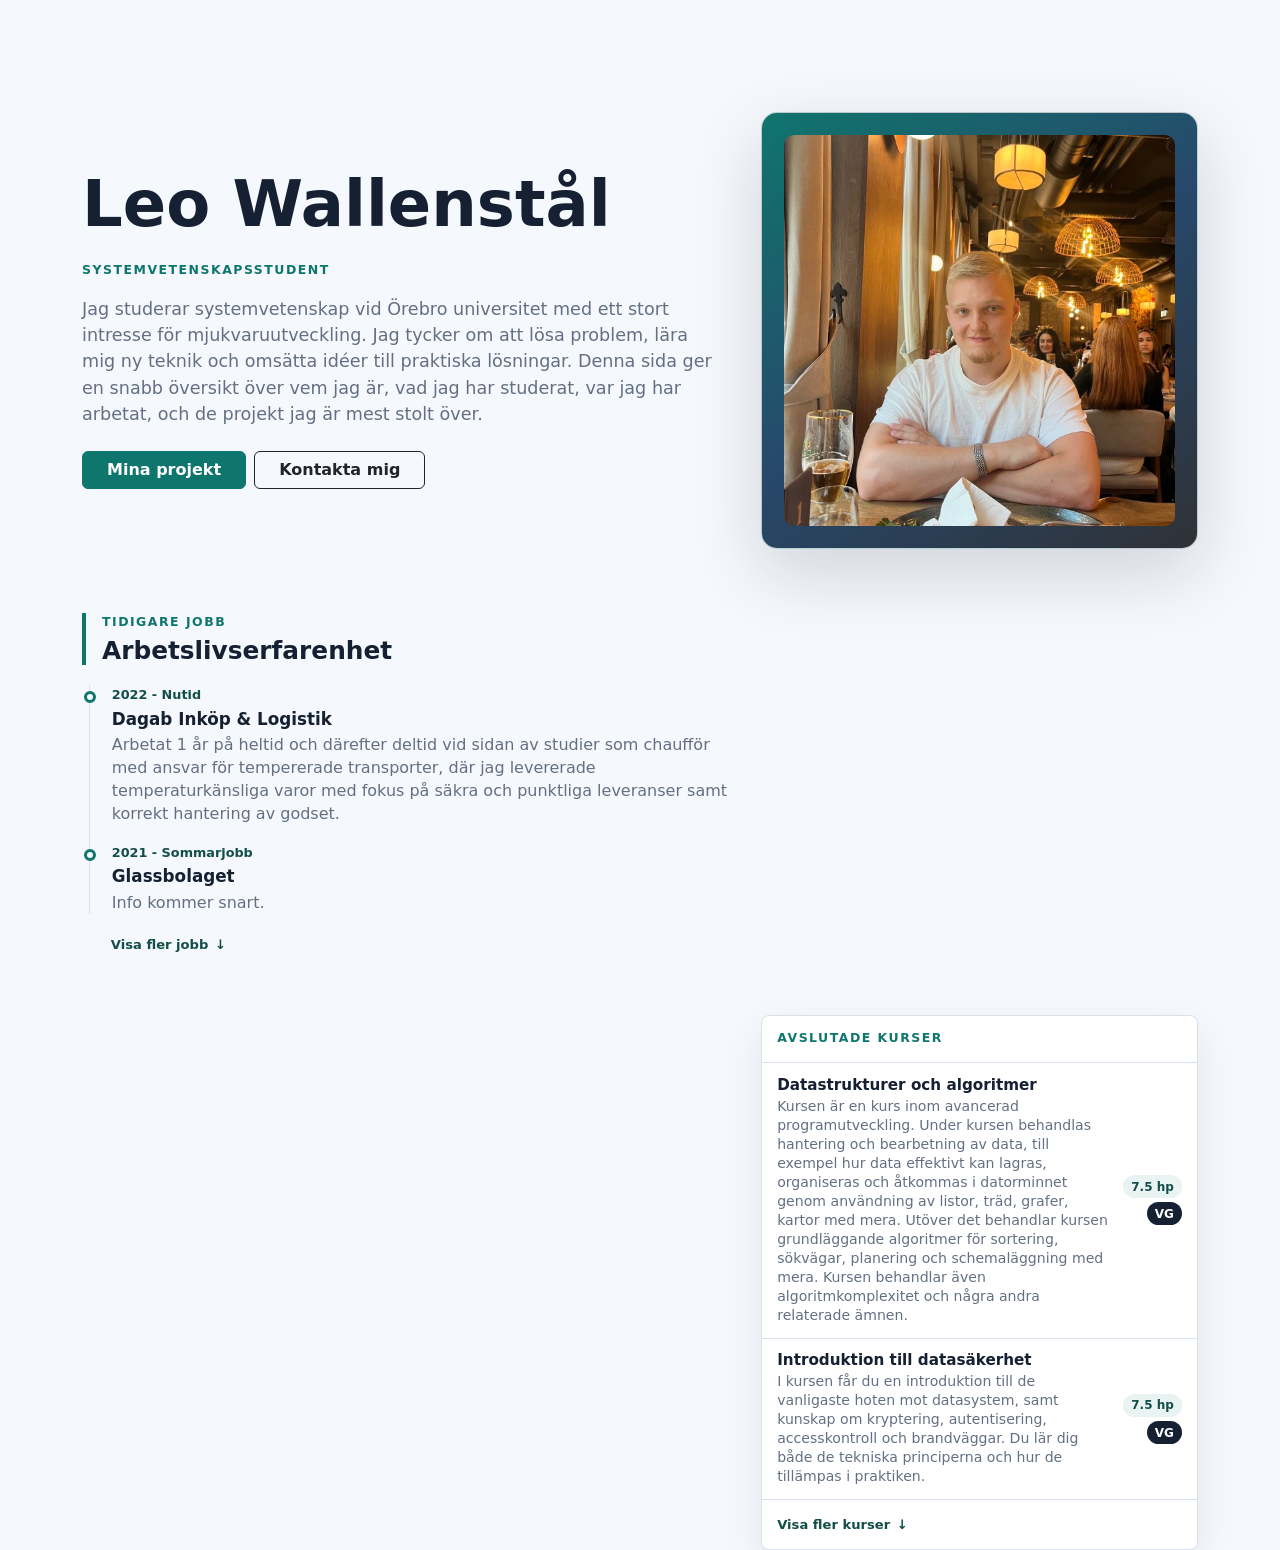
<file: index.html>
<!DOCTYPE html>
<html>

<head>
    <meta charset="UTF-8">
    <meta name="viewport" content="width=device-width, initial-scale=1">
    <title>Hem</title>

    <link rel="icon" type="image/png" href="favicon.png">
    <link rel="stylesheet" href="/assets/bootstrap/css/bootstrap.min.css">
    <link rel="stylesheet" href="/assets/css/styles.css">


</head>

<body>

    <!--#include virtual="/includes/header.html" -->

    <main class="page-content">
        <section class="hero">
            <div class="container">
                <div class="row align-items-center g-5">
                    <div class="col-lg-7 hero-content">
                        <h1 class="hero-title mb-4">Leo Wallenstål</h1>
                        <p class="eyebrow mb-3">Systemvetenskapsstudent</p>
                        <p class="hero-copy mb-4">Jag studerar systemvetenskap vid Örebro universitet med ett stort
                            intresse för mjukvaruutveckling.
                            Jag tycker om att lösa problem, lära mig ny teknik och omsätta idéer till praktiska
                            lösningar.
                            Denna sida ger en snabb översikt över vem jag är, vad jag har studerat,
                            var jag har arbetat, och de projekt jag är mest stolt över.</p>
                        <div class="d-flex flex-wrap gap-2 hero-actions">
                            <a href="projects" class="btn btn-accent px-4">Mina projekt</a>
                            <a href="#contact" class="btn btn-outline-dark fw-bold px-4">Kontakta mig</a>
                        </div>
                    </div>
                    <div class="col-lg-5 hero-visual">
                        <div class="profile-photo" aria-label="Profile photo placeholder">
                            <img src="/assets/images/pfp.jpg" alt="Profile photo of Leo Wallenstål" class="img-fluid">
                        </div>
                    </div>
                </div>
            </div>
        </section>

        <section class="compact-section" id="jobs">
            <div class="container">
                <div class="work-timeline">
                    <div class="work-heading">
                        <p class="eyebrow mb-1">Tidigare jobb</p>
                        <h2>Arbetslivserfarenhet</h2>
                    </div>
                    <div class="work-items">
                        <article class="work-item">
                            <time>2022 - Nutid</time>
                            <div>
                                <h3>Dagab Inköp & Logistik</h3>
                                <p>Arbetat 1 år på heltid och därefter deltid vid sidan av studier som chaufför med
                                    ansvar för tempererade transporter, där jag levererade
                                    temperaturkänsliga varor med fokus på säkra och punktliga leveranser samt
                                    korrekt hantering av godset.
                                </p>
                            </div>
                        </article>
                        <article class="work-item">
                            <time>2021 - Sommarjobb</time>
                            <div>
                                <h3>Glassbolaget</h3>
                                <p>Info kommer snart.
                                </p>
                            </div>
                        </article>
                        <div class="collapse work-more" id="moreExperience">
                            <article class="work-item">
                                <time>2020 - Sommarjobb</time>
                                <div>
                                    <h3>Stigmansgården</h3>
                                    <p>Info kommer snart.
                                    </p>
                                </div>
                            </article>
                            <article class="work-item">
                                <time>2019 - Sommarjobb</time>
                                <div>
                                    <h3>Äldreomsorgen</h3>
                                    <p>Info kommer snart.
                                    </p>
                                </div>
                            </article>
                            <article class="work-item">
                                <time>2018 - Sommarjobb</time>
                                <div>
                                    <h3>Sannabadet</h3>
                                    <p>Info kommer snart.
                                    </p>
                                </div>
                            </article>
                        </div>
                    </div>
                    <button class="section-toggle work-toggle" type="button" data-bs-toggle="collapse"
                        data-bs-target="#moreExperience" aria-expanded="false" aria-controls="moreExperience">
                        <span class="when-collapsed">Visa fler jobb</span>
                        <span class="when-expanded">Visa färre jobb</span>
                        <span class="toggle-icon" aria-hidden="true">&#8595;</span>
                    </button>
                </div>
            </div>
        </section>

        <section class="courses-section">
            <div class="container">
                <div class="row justify-content-end g-5">
                    <div class="col-lg-5">
                        <div class="course-unit" id="courses">
                            <div class="course-unit-header">
                                <p class="eyebrow mb-1">Avslutade kurser</p>
                                <h2 class="visually-hidden">Kurser</h2>
                            </div>

                            <div class="course-list">
                                <article class="course-row">
                                    <div>
                                        <h3>Datastrukturer och algoritmer</h3>
                                        <p>Kursen är en kurs inom avancerad programutveckling. Under kursen behandlas
                                            hantering och bearbetning av data, till exempel hur data effektivt kan
                                            lagras, organiseras och åtkommas i datorminnet genom användning av listor,
                                            träd, grafer, kartor med mera. Utöver det behandlar kursen grundläggande
                                            algoritmer för sortering, sökvägar, planering och schemaläggning med mera.
                                            Kursen behandlar även algoritmkomplexitet och några andra relaterade ämnen.
                                        </p>
                                    </div>
                                    <div class="course-meta">
                                        <span>7.5 hp</span>
                                        <strong>VG</strong>
                                    </div>
                                </article>

                                <article class="course-row">
                                    <div>
                                        <h3>Introduktion till datasäkerhet</h3>
                                        <p>I kursen får du en introduktion till de vanligaste hoten mot datasystem, samt
                                            kunskap om kryptering, autentisering, accesskontroll och brandväggar. Du lär
                                            dig både de tekniska principerna och hur de tillämpas i praktiken.</p>
                                    </div>
                                    <div class="course-meta">
                                        <span>7.5 hp</span>
                                        <strong>VG</strong>
                                    </div>
                                </article>

                                <div class="collapse course-more" id="moreCourses">
                                    <article class="course-row">
                                        <div>
                                            <h3>Fler kurser kommer</h3>
                                            <p>info</p>
                                        </div>
                                        <div class="course-meta">
                                            <span>0 hp</span>
                                            <strong>-</strong>
                                        </div>
                                    </article>
                                    <article class="course-row">
                                        <div>
                                            <h3>Fler kurser kommer</h3>
                                            <p>Info</p>
                                        </div>
                                        <div class="course-meta">
                                            <span>0 hp</span>
                                            <strong>-</strong>
                                        </div>
                                    </article>
                                </div>
                            </div>

                            <div class="course-actions">
                                <button class="section-toggle" type="button" data-bs-toggle="collapse"
                                    data-bs-target="#moreCourses" aria-expanded="false" aria-controls="moreCourses">
                                    <span class="when-collapsed">Visa fler kurser</span>
                                    <span class="when-expanded">Visa färre kurser</span>
                                    <span class="toggle-icon" aria-hidden="true">&#8595;</span>
                                </button>
                            </div>
                        </div>
                    </div>
                </div>
            </div>
        </section>


    </main>

    <!--#include virtual="/includes/footer.html" -->

    <script src="/assets/bootstrap/js/bootstrap.bundle.min.js"></script>
</body>

</html>
</file>
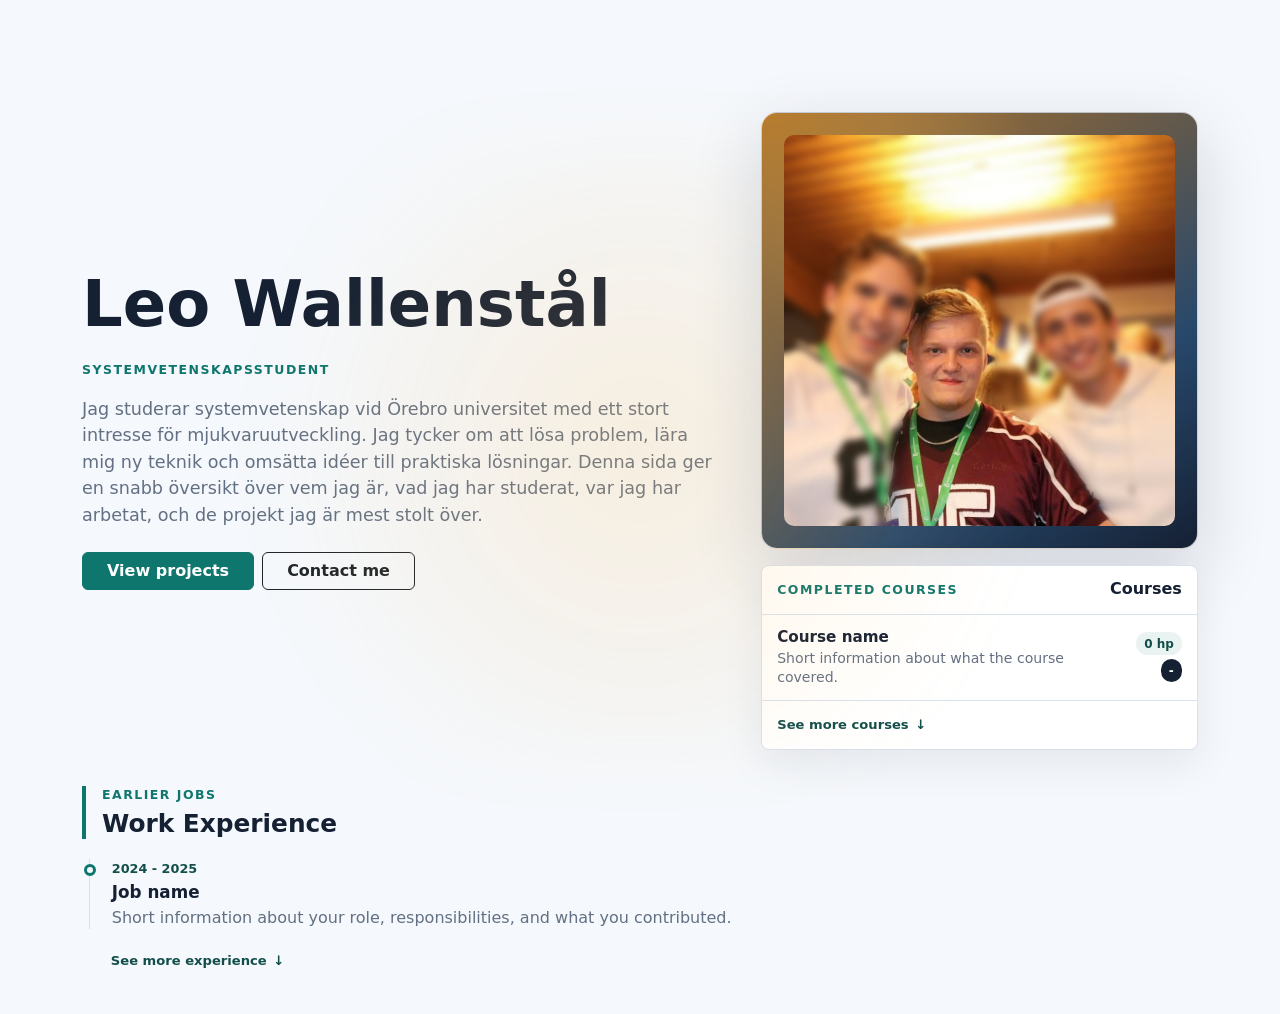
<file: index-copy.html>
<!DOCTYPE html>
<html>

<head>
    <meta charset="UTF-8">
    <meta name="viewport" content="width=device-width, initial-scale=1">
    <link rel="stylesheet" href="/assets/bootstrap/css/bootstrap.min.css">
    <link rel="stylesheet" href="/assets/css/styles-copy.css">
    <title>Hem</title>

</head>

<body>

    <!--#include virtual="/includes/header.html" -->

    <main class="page-content">
        <section class="hero">
            <div class="container">
                <div class="row align-items-center g-5">
                    <div class="col-lg-7">
                        <h1 class="hero-title mb-4">Leo Wallenstål</h1>
                        <p class="eyebrow mb-3">Systemvetenskapsstudent</p>
                        <p class="hero-copy mb-4">Jag studerar systemvetenskap vid Örebro universitet med ett stort
                            intresse för mjukvaruutveckling.
                            Jag tycker om att lösa problem, lära mig ny teknik och omsätta idéer till praktiska
                            lösningar.
                            Denna sida ger en snabb översikt över vem jag är, vad jag har studerat,
                            var jag har arbetat, och de projekt jag är mest stolt över.</p>
                        <div class="d-flex flex-wrap gap-2">
                            <a href="#projects" class="btn btn-accent px-4">View projects</a>
                            <a href="#contact" class="btn btn-outline-dark fw-bold px-4">Contact me</a>
                        </div>
                    </div>
                    <div class="col-lg-5">
                        <div class="profile-photo" aria-label="Profile photo placeholder">
                            <img src="/assets/images/profile-pic.png" alt="Profile photo of Leo Wallenstål"
                                class="img-fluid">
                        </div>
                        <div class="course-unit" id="courses">
                            <div class="course-unit-header">
                                <p class="eyebrow mb-1">Completed courses</p>
                                <h2>Courses</h2>
                            </div>
                            <div class="course-list">
                                <article class="course-row">
                                    <div>
                                        <h3>Course name</h3>
                                        <p>Short information about what the course covered.</p>
                                    </div>
                                    <div class="course-meta">
                                        <span>0 hp</span>
                                        <strong>-</strong>
                                    </div>
                                </article>
                                <div class="collapse course-more" id="moreCourses">
                                    <article class="course-row">
                                        <div>
                                            <h3>Course name</h3>
                                            <p>Short information about what the course covered.</p>
                                        </div>
                                        <div class="course-meta">
                                            <span>0 hp</span>
                                            <strong>-</strong>
                                        </div>
                                    </article>
                                </div>
                            </div>
                            <div class="course-actions">
                                <button class="section-toggle" type="button" data-bs-toggle="collapse"
                                    data-bs-target="#moreCourses" aria-expanded="false" aria-controls="moreCourses">
                                    <span class="when-collapsed">See more courses</span>
                                    <span class="when-expanded">Show fewer courses</span>
                                    <span class="toggle-icon" aria-hidden="true">&#8595;</span>
                                </button>
                            </div>
                        </div>
                    </div>
                </div>
            </div>
        </section>

        <section class="compact-section" id="jobs">
            <div class="container">
                <div class="work-timeline">
                    <div class="work-heading">
                        <p class="eyebrow mb-1">Earlier jobs</p>
                        <h2>Work Experience</h2>
                    </div>
                    <div class="work-items">
                        <article class="work-item">
                            <time>2024 - 2025</time>
                            <div>
                                <h3>Job name</h3>
                                <p>Short information about your role, responsibilities, and what you contributed.</p>
                            </div>
                        </article>
                        <div class="collapse work-more" id="moreExperience">
                            <article class="work-item">
                                <time>2023 - 2024</time>
                                <div>
                                    <h3>Job name</h3>
                                    <p>Short information about your role, responsibilities, and what you contributed.
                                    </p>
                                </div>
                            </article>
                        </div>
                    </div>
                    <button class="section-toggle work-toggle" type="button" data-bs-toggle="collapse"
                        data-bs-target="#moreExperience" aria-expanded="false" aria-controls="moreExperience">
                        <span class="when-collapsed">See more experience</span>
                        <span class="when-expanded">Show less experience</span>
                        <span class="toggle-icon" aria-hidden="true">&#8595;</span>
                    </button>
                </div>
            </div>
        </section>
    </main>

    <!--#include virtual="/includes/footer.html" -->

    <script src="/assets/bootstrap/js/bootstrap.bundle.min.js"></script>
</body>

</html>
</file>
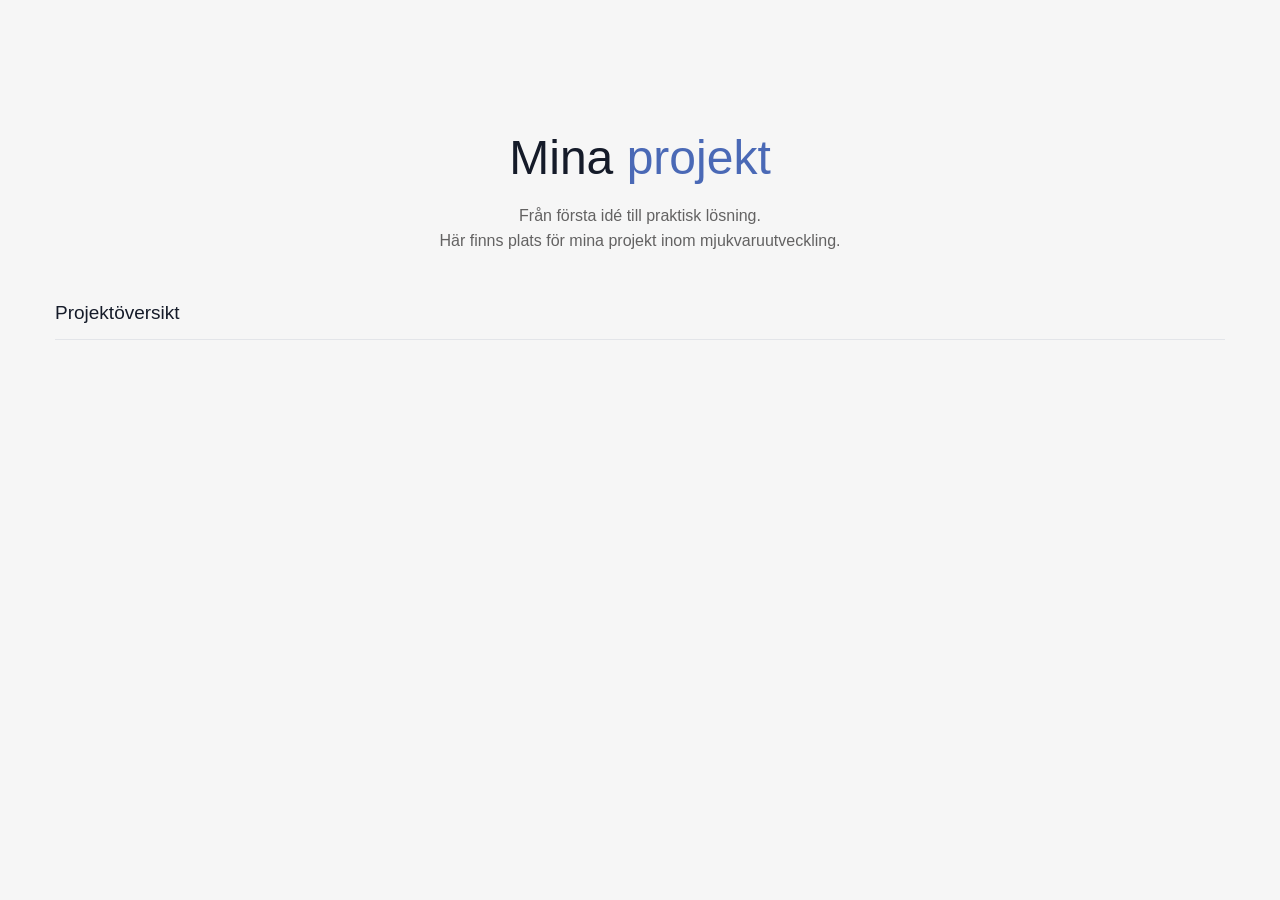
<file: projects.html>
<!DOCTYPE html>
<html lang="sv">

<head>
    <meta charset="UTF-8">
    <meta name="viewport" content="width=device-width, initial-scale=1">
    <meta name="description" content="Projekt och mjukvaruutveckling av Leo Wallenstål.">
    <title>Projekt | Leo Wallenstål</title>
    <link rel="icon" type="image/png" href="favicon.png">
    <link rel="stylesheet" href="/assets/bootstrap/css/bootstrap.min.css">
    <link rel="stylesheet" href="/assets/css/styles.css">
    <link rel="stylesheet" href="projects.css">
</head>

<body>
    <!--#include virtual="/includes/header.html" -->

    <main id="projects" class="container">
        <section class="intro" aria-labelledby="page-title">
            <h1 id="page-title">Mina <span>projekt</span></h1>
            <p>Från första idé till praktisk lösning.<br>Här finns plats för mina projekt inom mjukvaruutveckling.</p>
        </section>

        <section class="project-section" aria-labelledby="grid-title">
            <div class="section-heading">
                <h2 id="grid-title">Projektöversikt</h2>
            </div>
            <!-- Replace the placeholder titles and descriptions with your projects. -->
            <div class="project-grid">
                <!--#include virtual="/includes/projects/nordlauncher.html" -->
                <!--#include virtual="/includes/projects/portfolio-project.html" -->
                <!--#include virtual="/includes/projects/hattmakarna.html" -->
                <!--#include virtual="/includes/projects/ngo.html" -->
                <!--#include virtual="/includes/projects/poddmakarna.html" -->
                <!--#include virtual="/includes/projects/xss.html" -->
            </div>
        </section>
    </main>

    <!--#include virtual="/includes/footer.html" -->

    <script src="/assets/bootstrap/js/bootstrap.bundle.min.js"></script>
</body>

</html>
</file>
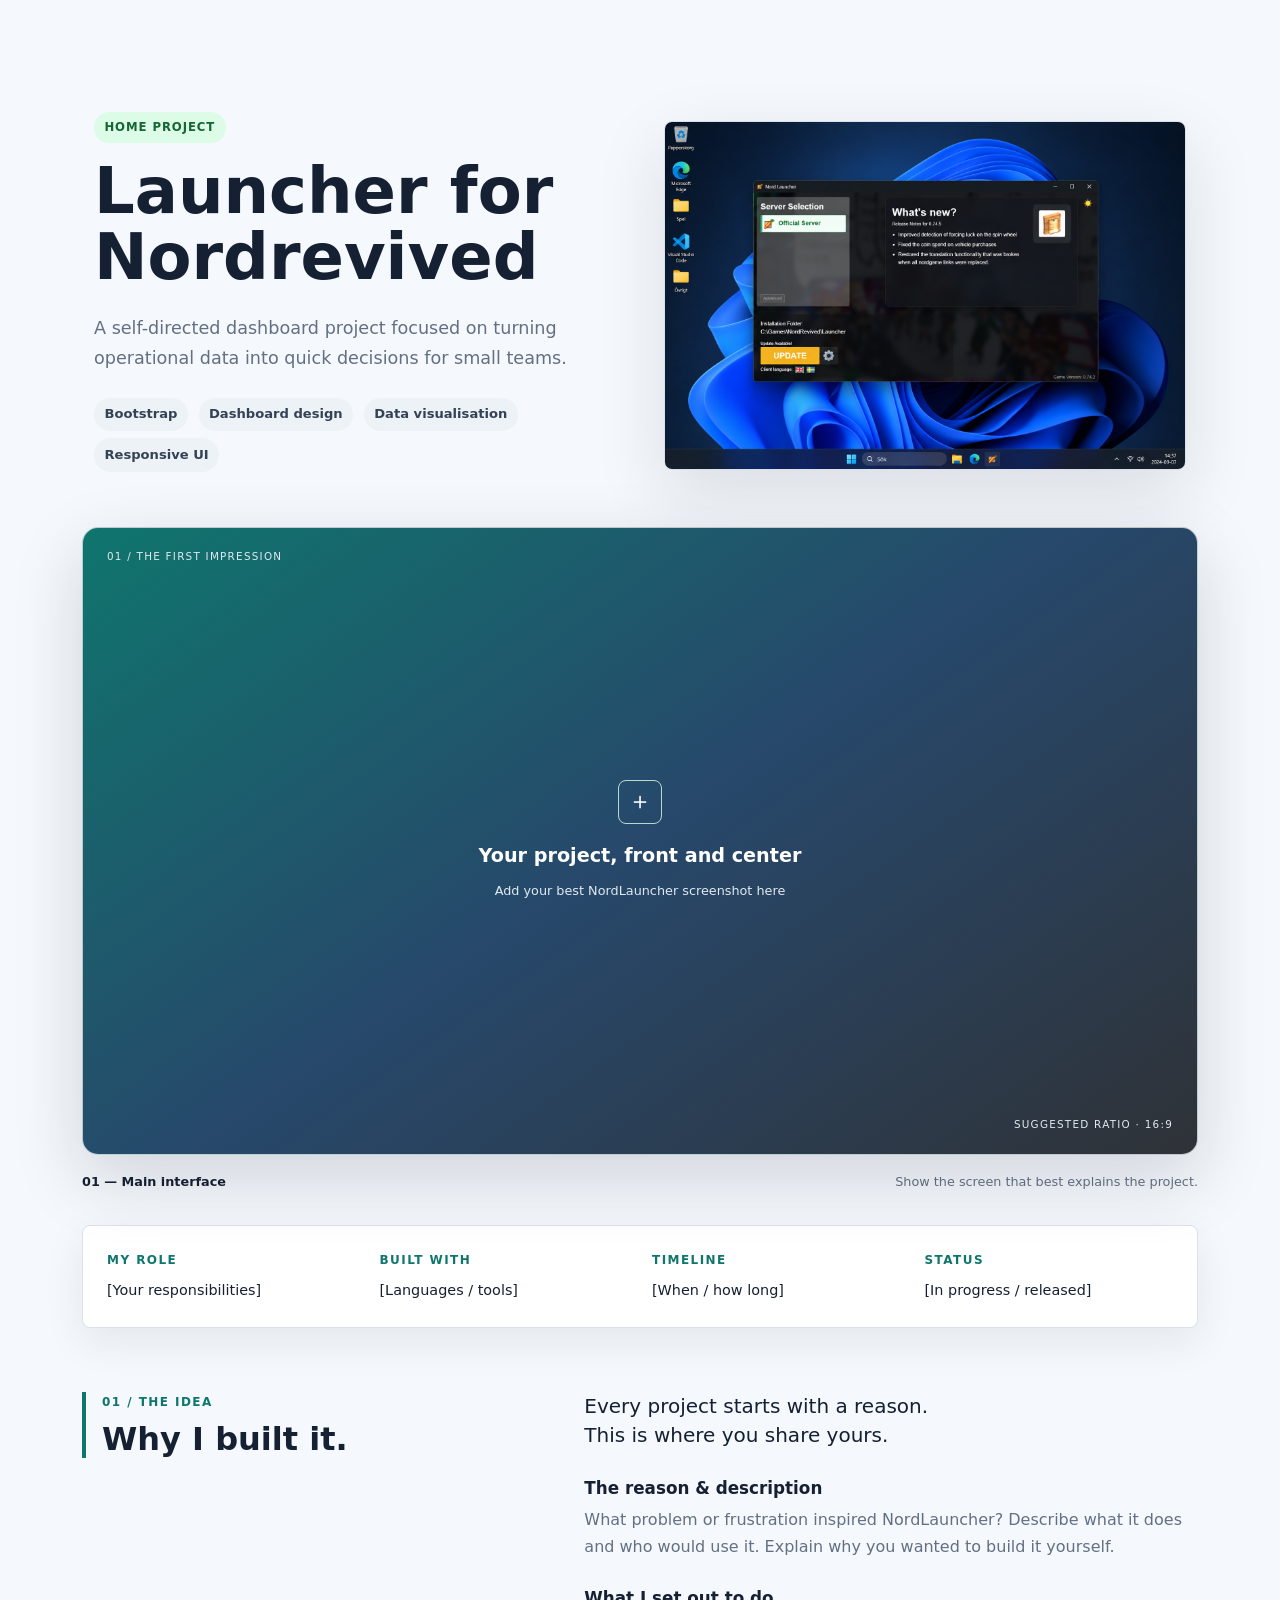
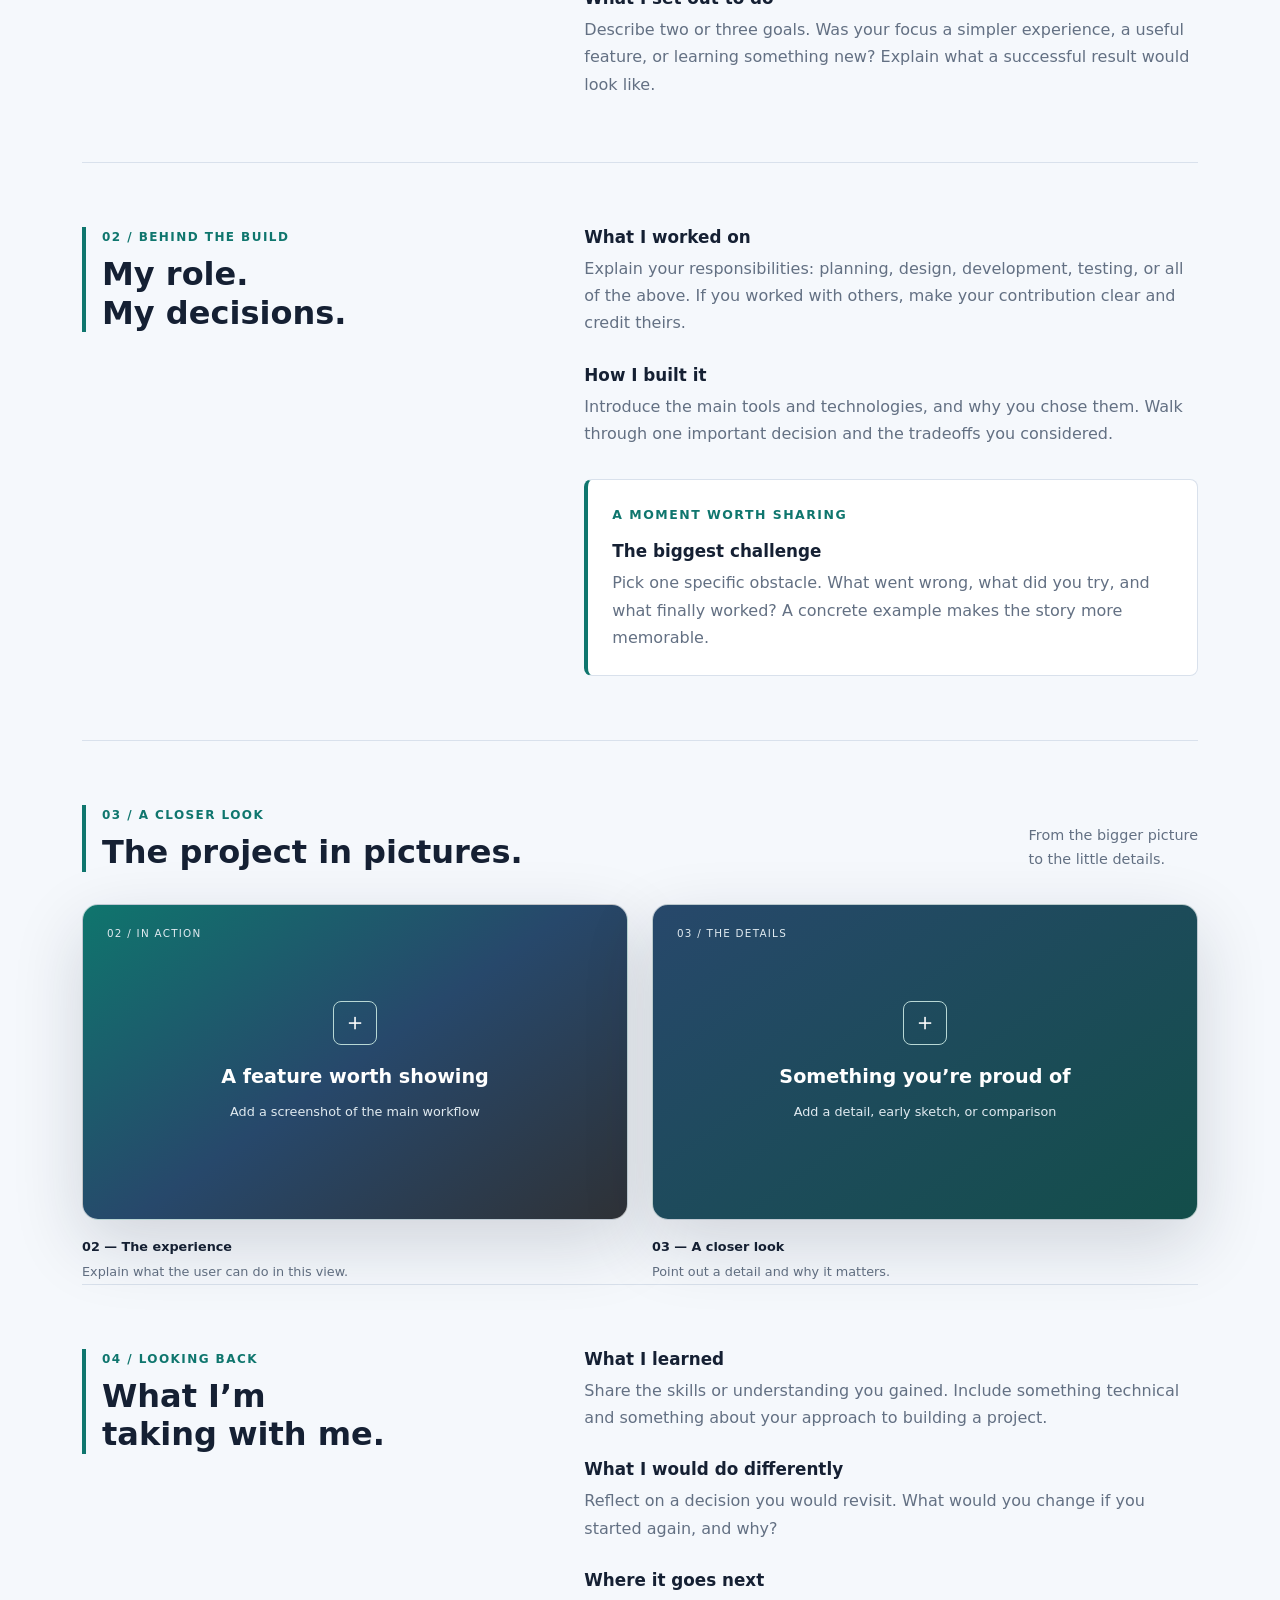
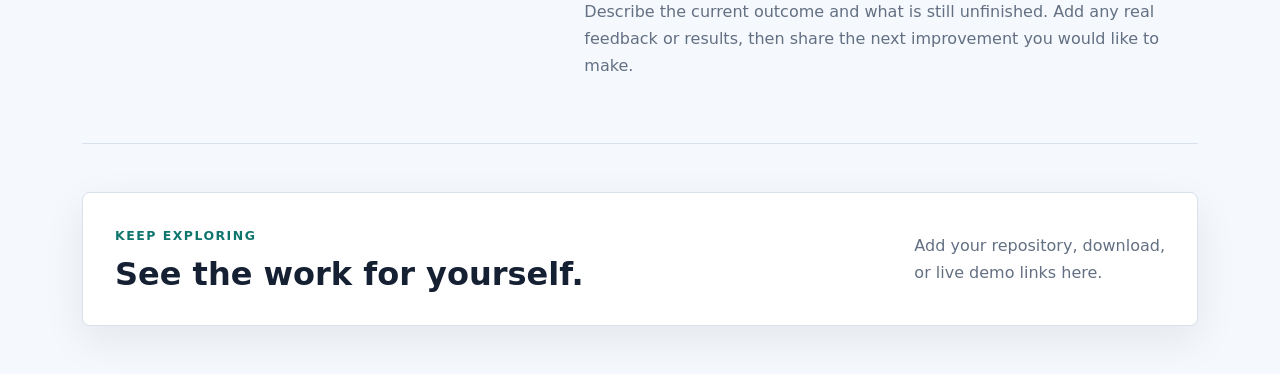
<file: projects/nordlauncher.html>
<!DOCTYPE html>
<html lang="en">

<head>
  <meta charset="UTF-8">
  <meta name="viewport" content="width=device-width, initial-scale=1.0">
  <meta name="description"
    content="NordLauncher: the idea, the build, and lessons learned. A personal project showcase.">
  <title>NordLauncher — Project showcase</title>
  <link rel="icon" type="image/png" href="/favicon.png">
  <link rel="stylesheet" href="/assets/bootstrap/css/bootstrap.min.css">
  <link rel="stylesheet" href="/assets/css/styles.css">
  <link rel="stylesheet" href="/projects/projects.css">
</head>

<body>
  <!--#include virtual="/includes/header.html" -->
  <main id="main" class="page-content">
    <div class="container project-showcase">
      <section class="project-hero" aria-labelledby="title">
        <div class="container">
          <div class="row g-5 align-items-center">
            <div class="col-lg-6">
              <span class="origin-badge origin-home mb-3 d-inline-block">Home project</span>
              <h1 class="hero-title mb-4">Launcher for Nordrevived</h1>
              <p class="hero-copy">A self-directed dashboard project focused on turning operational data into quick
                decisions for small teams.</p>
              <div class="mt-4">
                <span class="tech">Bootstrap</span>
                <span class="tech">Dashboard design</span>
                <span class="tech">Data visualisation</span>
                <span class="tech">Responsive UI</span>
              </div>
            </div>
            <div class="col-lg-6">
              <img class="detail-image" src="/assets/images/projects/nordlauncher/nordlauncher-display.png"
                alt="NordLauncher interface preview">
            </div>
          </div>
      </section>
      <!-- Replace each .image-placeholder div with an img element pointing to your screenshot. Include descriptive alt text. -->
      <figure class="featured-image">
        <div class="image-placeholder main-image"><span class="image-tag">01 / The first impression</span>
          <div class="placeholder-center"><span class="plus" aria-hidden="true">＋</span><span>Your project, front and
              center</span><small>Add your best NordLauncher screenshot here</small></div><span
            class="image-size">Suggested ratio · 16:9</span>
        </div>
        <figcaption><span>01 — Main interface</span><span>Show the screen that best explains the project.</span>
        </figcaption>
      </figure>
      <aside class="project-facts" aria-label="Project details">
        <div><span>My role</span>
          <p>[Your responsibilities]</p>
        </div>
        <div><span>Built with</span>
          <p>[Languages / tools]</p>
        </div>
        <div><span>Timeline</span>
          <p>[When / how long]</p>
        </div>
        <div><span>Status</span>
          <p>[In progress / released]</p>
        </div>
      </aside>
      <section id="overview" class="story-section" aria-labelledby="overview-title">
        <div class="section-label"><span>01 / The idea</span>
          <h2 id="overview-title">Why I built it.</h2>
        </div>
        <div class="section-content">
          <p class="section-intro">Every project starts with a reason.<br>This is where you share yours.</p>
          <div class="text-block">
            <h3>The reason &amp; description</h3>
            <p class="prompt">What problem or frustration inspired NordLauncher? Describe what it does and who would use
              it. Explain why you wanted to build it yourself.</p>
          </div>
          <div class="text-block">
            <h3>What I set out to do</h3>
            <p class="prompt">Describe two or three goals. Was your focus a simpler experience, a useful feature, or
              learning something new? Explain what a successful result would look like.</p>
          </div>
        </div>
      </section>
      <section class="story-section" aria-labelledby="role-title">
        <div class="section-label"><span>02 / Behind the build</span>
          <h2 id="role-title">My role.<br>My decisions.</h2>
        </div>
        <div class="section-content">
          <div class="text-block">
            <h3>What I worked on</h3>
            <p class="prompt">Explain your responsibilities: planning, design, development, testing, or all of the
              above. If you worked with others, make your contribution clear and credit theirs.</p>
          </div>
          <div class="text-block">
            <h3>How I built it</h3>
            <p class="prompt">Introduce the main tools and technologies, and why you chose them. Walk through one
              important decision and the tradeoffs you considered.</p>
          </div>
          <div class="challenge-card">
            <p class="eyebrow">A moment worth sharing</p>
            <h3>The biggest challenge</h3>
            <p class="prompt">Pick one specific obstacle. What went wrong, what did you try, and what finally worked? A
              concrete example makes the story more memorable.</p>
          </div>
        </div>
      </section>
      <section id="gallery" class="gallery-section" aria-labelledby="gallery-title">
        <div class="gallery-heading">
          <div class="section-label"><span>03 / A closer look</span>
            <h2 id="gallery-title">The project in pictures.</h2>
          </div>
          <p>From the bigger picture<br>to the little details.</p>
        </div>
        <div class="gallery-grid">
          <figure>
            <div class="image-placeholder detail-image"><span class="image-tag">02 / In action</span>
              <div class="placeholder-center"><span class="plus" aria-hidden="true">＋</span><span>A feature worth
                  showing</span><small>Add a screenshot of the main workflow</small></div>
            </div>
            <figcaption><span>02 — The experience</span><span>Explain what the user can do in this view.</span>
            </figcaption>
          </figure>
          <figure>
            <div class="image-placeholder detail-image alternate"><span class="image-tag">03 / The details</span>
              <div class="placeholder-center"><span class="plus" aria-hidden="true">＋</span><span>Something you’re proud
                  of</span><small>Add a detail, early sketch, or comparison</small></div>
            </div>
            <figcaption><span>03 — A closer look</span><span>Point out a detail and why it matters.</span></figcaption>
          </figure>
        </div>
      </section>
      <section id="takeaways" class="story-section" aria-labelledby="takeaways-title">
        <div class="section-label"><span>04 / Looking back</span>
          <h2 id="takeaways-title">What I’m<br>taking with me.</h2>
        </div>
        <div class="section-content">
          <div class="text-block">
            <h3>What I learned</h3>
            <p class="prompt">Share the skills or understanding you gained. Include something technical and something
              about your approach to building a project.</p>
          </div>
          <div class="text-block">
            <h3>What I would do differently</h3>
            <p class="prompt">Reflect on a decision you would revisit. What would you change if you started again, and
              why?</p>
          </div>
          <div class="text-block">
            <h3>Where it goes next</h3>
            <p class="prompt">Describe the current outcome and what is still unfinished. Add any real feedback or
              results, then share the next improvement you would like to make.</p>
          </div>
        </div>
      </section>
      <!-- Replace the following prompt with real repository, download, or demo links when available. -->
      <section class="project-links" aria-labelledby="links-title">
        <div>
          <p class="eyebrow">Keep exploring</p>
          <h2 id="links-title">See the work for yourself.</h2>
        </div>
        <p class="prompt">Add your repository, download,<br>or live demo links here.</p>
      </section>
    </div>
  </main>
  <!--#include virtual="/includes/footer.html" -->
  <script src="/assets/bootstrap/js/bootstrap.bundle.min.js"></script>
  <script>
    // The shared header uses a relative projects URL; resolve it from the site root here.
    document.querySelectorAll('.site-nav a[href="projects"]').forEach(function (link) {
      link.setAttribute('href', '/projects');
    });
  </script>
</body>

</html>
</file>
<file: assets/css/styles.css>
:root {
    --ink: #152033;
    --muted: #637083;
    --line: #d9e1ec;
    --surface: #ffffff;
    --soft: #f5f8fc;
    --accent: #0f766e;
    --accent-dark: #134e4a;
}

html,
body {
    min-height: 100%;
}

body {
    min-height: 100vh;
    display: flex;
    flex-direction: column;

    background: var(--soft);
    color: var(--ink);
    font-family:
        Inter,
        system-ui,
        -apple-system,
        BlinkMacSystemFont,
        "Segoe UI",
        sans-serif;
}

.page-content {
    flex: 1;
    width: 100%;
}

.site-nav {
    background: rgba(255, 255, 255, 0.92);
    border-bottom: 1px solid var(--line);
    backdrop-filter: blur(16px);
}

.hero {
    padding: 7rem 0 3rem;
}

.hero .hero-content {
    z-index: 1;
}

.eyebrow {
    color: var(--accent);
    font-size: 0.78rem;
    font-weight: 800;
    letter-spacing: 0.12em;
    text-transform: uppercase;
}

.hero-title {
    font-size: clamp(2.3rem, 5vw, 4.6rem);
    font-weight: 800;
    letter-spacing: 0;
    line-height: 1.02;
}

.hero-copy {
    color: var(--muted);
    font-size: 1.1rem;
    max-width: 690px;
}

.btn-accent {
    background: var(--accent);
    border-color: var(--accent);
    color: #fff;
    font-weight: 800;
}

.btn-accent:hover {
    background: var(--accent-dark);
    border-color: var(--accent-dark);
    color: #fff;
}

.profile-photo {
    position: relative;
    align-items: center;
    aspect-ratio: 1;
    background:
        linear-gradient(145deg,
            #0F756D 0%,
            #27486b 50%,
            #2F3237 100%);
    border: 1px solid rgba(255, 255, 255, 0.7);
    border-radius: 16px;
    box-shadow: 0 24px 70px rgba(21, 32, 51, 0.16);
    color: #fff;
    display: flex;
    font-size: clamp(3.5rem, 12vw, 7rem);
    font-weight: 800;
    justify-content: center;
    letter-spacing: 0.04em;
    min-height: 280px;
    overflow: hidden;
}

.profile-photo::before {
    content: "";
    position: absolute;
    inset: 15%;
    background: radial-gradient(circle,
            rgba(255, 190, 90, .18),
            transparent 70%);
    filter: blur(30px);
    z-index: 0;
}

.profile-photo img {
    height: 90%;
    object-fit: cover;
    width: 90%;
    border-radius: 10px;
}

.course-unit {
    background: var(--surface);
    border: 1px solid var(--line);
    border-radius: 8px;
    box-shadow: 0 14px 40px rgba(21, 32, 51, 0.08);
    margin: 1rem auto 0;
    overflow: hidden;
}

.course-unit-header {
    align-items: baseline;
    border-bottom: 1px solid var(--line);
    display: flex;
    justify-content: space-between;
    gap: 1rem;
    padding: 0.8rem 0.95rem 0.65rem;
}

.course-unit-header h2 {
    font-size: 1rem;
    font-weight: 800;
    margin: 0;
}

.course-list {
    display: grid;
}

.course-row {
    align-items: center;
    display: grid;
    gap: 0.8rem;
    grid-template-columns: minmax(0, 1fr) auto;
    padding: 0.8rem 0.95rem;
}

.course-row+.course-row {
    border-top: 1px solid var(--line);
}

.course-row h3 {
    font-size: 0.95rem;
    font-weight: 800;
    margin: 0 0 0.18rem;
}

.course-row p {
    color: var(--muted);
    font-size: 0.88rem;
    line-height: 1.35;
    margin: 0;
}

.course-meta {
    align-items: flex-end;
    display: flex;
    flex-direction: column;
    gap: 0.25rem;
    white-space: nowrap;
}

.course-meta span,
.course-meta strong {
    border-radius: 999px;
    font-size: 0.75rem;
    line-height: 1;
    padding: 0.35rem 0.5rem;
}

.course-meta span {
    background: #e9f3f1;
    color: var(--accent-dark);
    font-weight: 800;
}

.course-meta strong {
    background: var(--ink);
    color: #fff;
    font-weight: 800;
}

.course-more .course-row {
    border-top: 1px solid var(--line);
}

.course-actions {
    border-top: 1px solid var(--line);
    padding: 0.65rem 0.95rem;
}

.section-toggle {
    align-items: center;
    background: transparent;
    border: 0;
    color: var(--accent-dark);
    display: inline-flex;
    font-size: 0.82rem;
    font-weight: 800;
    gap: 0.4rem;
    padding: 0.25rem 0;
}

.section-toggle:hover {
    color: var(--accent);
}

.section-toggle:focus-visible {
    border-radius: 4px;
    outline: 3px solid rgba(15, 118, 110, 0.25);
    outline-offset: 3px;
}

.section-toggle .when-expanded {
    display: none;
}

.section-toggle[aria-expanded="true"] .when-collapsed {
    display: none;
}

.section-toggle[aria-expanded="true"] .when-expanded {
    display: inline;
}

.toggle-icon {
    transition: transform 0.2s ease;
}

.section-toggle[aria-expanded="true"] .toggle-icon {
    transform: rotate(180deg);
}

.compact-section {
    padding: 1rem 0 2.5rem;
}

.work-timeline {
    margin-right: auto;
    max-width: 660px;
}

.work-heading {
    border-left: 4px solid var(--accent);
    margin-bottom: 1.25rem;
    padding-left: 1rem;
}

.work-heading h2 {
    font-size: 1.55rem;
    font-weight: 800;
    margin: 0;
}

.work-items {
    border-left: 1px solid var(--line);
    display: grid;
    gap: 1.1rem;
    margin-left: 0.45rem;
    padding-left: 1.35rem;
}

.work-item {
    background: transparent;
    position: relative;
}

.work-item::before {
    background: var(--soft);
    border: 3px solid var(--accent);
    border-radius: 999px;
    content: "";
    height: 0.75rem;
    left: -1.75rem;
    position: absolute;
    top: 0.35rem;
    width: 0.75rem;
}

.work-item time {
    color: var(--accent-dark);
    display: block;
    font-size: 0.8rem;
    font-weight: 800;
    margin-bottom: 0.25rem;
}

.work-item h3 {
    font-size: 1.05rem;
    font-weight: 800;
    margin: 0 0 0.25rem;
}

.work-item p {
    color: var(--muted);
    line-height: 1.45;
    margin: 0;
}

.work-more.show {
    display: grid;
    gap: 1.1rem;
}

.work-toggle {
    margin: 1.1rem 0 0 1.8rem;
}

.footer {
    margin-top: auto;
    border-top: 1px solid var(--line);
    color: var(--muted);
}

a {
    color: var(--muted);
    text-decoration: none;
}

@media (max-width: 767.98px) {
    .hero {
        padding: 5.5rem 0 2rem;
        text-align: left;
        --mobile-photo-size: 200px;
    }

    /* Makes the portrait position relative to the hero row. */
    .hero .row {
        position: relative;
    }

    /* Reserves space before the text begins. */
    .hero-content {
        padding-top: 10rem;
        position: relative;
        z-index: 2;
    }

    /* Moves and sizes the portrait in the upper-right corner. */
    .hero .hero-visual {
        position: absolute;
        top: 0;
        right: 3rem;
        width: var(--mobile-photo-size);
        padding: 0;
        z-index: 0;
    }

    .profile-photo {
        width: var(--mobile-photo-size);
        min-height: 0;
        margin: 0;
        transform: rotate(4deg);
    }

    .hero-title {
        position: relative;
        max-width: 250px;
        margin-bottom: 1rem !important;
        font-size: 2.5rem;
        line-height: 0.95;
        z-index: 2;
    }

    .hero-copy {
        max-width: 100%;
        font-size: 1rem;
    }

    .navbar-nav {
        padding-top: 0.75rem;
        text-align: center;
    }

    .nav-link {
        padding: 0.75rem 0;
        font-weight: 700;
    }

    .footer .container {
        text-align: center;
        align-items: center;
    }

    .footer nav {
        justify-content: center;
        flex-wrap: wrap;
    }
}
</file>
<file: assets/css/styles-copy.css>
:root {
    --ink: #152033;
    --muted: #637083;
    --line: #d9e1ec;
    --surface: #ffffff;
    --soft: #f5f8fc;
    --accent: #0f766e;
    --accent-dark: #134e4a;
}

html,
body {
    min-height: 100%;
}

body {
    min-height: 100vh;
    display: flex;
    flex-direction: column;

    background: var(--soft);
    color: var(--ink);
    font-family:
        Inter,
        system-ui,
        -apple-system,
        BlinkMacSystemFont,
        "Segoe UI",
        sans-serif;
}

.page-content {
    flex: 1;
    width: 100%;
}

.site-nav {
    background: rgba(255, 255, 255, 0.92);
    border-bottom: 1px solid var(--line);
    backdrop-filter: blur(16px);
}

.hero {
    padding: 7rem 0 1.25rem;
}

.eyebrow {
    color: var(--accent);
    font-size: 0.78rem;
    font-weight: 800;
    letter-spacing: 0.12em;
    text-transform: uppercase;
}

.hero-title {
    font-size: clamp(2.3rem, 5vw, 4.6rem);
    font-weight: 800;
    letter-spacing: 0;
    line-height: 1.02;
}

.hero-copy {
    color: var(--muted);
    font-size: 1.1rem;
    max-width: 690px;
}

.btn-accent {
    background: var(--accent);
    border-color: var(--accent);
    color: #fff;
    font-weight: 800;
}

.btn-accent:hover {
    background: var(--accent-dark);
    border-color: var(--accent-dark);
    color: #fff;
}

.profile-photo {
    align-items: center;
    aspect-ratio: 1;
    background:
        radial-gradient(circle at 28% 20%,
            rgba(255, 210, 120, .22),
            transparent 35%),
        linear-gradient(145deg,
            #b77a2b 0%,
            #6d5c47 35%,
            #27486b 70%,
            #152033 100%);
    border: 1px solid rgba(255, 255, 255, 0.7);
    border-radius: 16px;
    box-shadow: 0 24px 70px rgba(21, 32, 51, 0.16);
    color: #fff;
    display: flex;
    font-size: clamp(3.5rem, 12vw, 7rem);
    font-weight: 800;
    justify-content: center;
    letter-spacing: 0.04em;
    min-height: 280px;
    overflow: hidden;
}

.profile-photo::before {
    content: "";
    position: absolute;
    inset: 15%;
    background: radial-gradient(circle,
            rgba(255, 190, 90, .18),
            transparent 70%);
    filter: blur(30px);
    z-index: 0;
}

.profile-photo img {
    height: 90%;
    object-fit: cover;
    width: 90%;
    border-radius: 10px;



}

.course-unit {
    background: var(--surface);
    border: 1px solid var(--line);
    border-radius: 8px;
    box-shadow: 0 14px 40px rgba(21, 32, 51, 0.08);
    margin: 1rem auto 0;
    overflow: hidden;
}

.course-unit-header {
    align-items: baseline;
    border-bottom: 1px solid var(--line);
    display: flex;
    justify-content: space-between;
    gap: 1rem;
    padding: 0.8rem 0.95rem 0.65rem;
}

.course-unit-header h2 {
    font-size: 1rem;
    font-weight: 800;
    margin: 0;
}

.course-list {
    display: grid;
}

.course-row {
    align-items: center;
    display: grid;
    gap: 0.8rem;
    grid-template-columns: minmax(0, 1fr) auto;
    padding: 0.8rem 0.95rem;
}

.course-row + .course-row {
    border-top: 1px solid var(--line);
}

.course-row h3 {
    font-size: 0.95rem;
    font-weight: 800;
    margin: 0 0 0.18rem;
}

.course-row p {
    color: var(--muted);
    font-size: 0.88rem;
    line-height: 1.35;
    margin: 0;
}

.course-meta {
    align-items: flex-end;
    display: flex;
    flex-direction: column;
    gap: 0.25rem;
    white-space: nowrap;
}

.course-meta span,
.course-meta strong {
    border-radius: 999px;
    font-size: 0.75rem;
    line-height: 1;
    padding: 0.35rem 0.5rem;
}

.course-meta span {
    background: #e9f3f1;
    color: var(--accent-dark);
    font-weight: 800;
}

.course-meta strong {
    background: var(--ink);
    color: #fff;
    font-weight: 800;
}

.course-more .course-row {
    border-top: 1px solid var(--line);
}

.course-actions {
    border-top: 1px solid var(--line);
    padding: 0.65rem 0.95rem;
}

.section-toggle {
    align-items: center;
    background: transparent;
    border: 0;
    color: var(--accent-dark);
    display: inline-flex;
    font-size: 0.82rem;
    font-weight: 800;
    gap: 0.4rem;
    padding: 0.25rem 0;
}

.section-toggle:hover {
    color: var(--accent);
}

.section-toggle:focus-visible {
    border-radius: 4px;
    outline: 3px solid rgba(15, 118, 110, 0.25);
    outline-offset: 3px;
}

.section-toggle .when-expanded {
    display: none;
}

.section-toggle[aria-expanded="true"] .when-collapsed {
    display: none;
}

.section-toggle[aria-expanded="true"] .when-expanded {
    display: inline;
}

.toggle-icon {
    transition: transform 0.2s ease;
}

.section-toggle[aria-expanded="true"] .toggle-icon {
    transform: rotate(180deg);
}

.compact-section {
    padding: 1rem 0 2.5rem;
}

.work-timeline {
    margin-right: auto;
    max-width: 660px;
}

.work-heading {
    border-left: 4px solid var(--accent);
    margin-bottom: 1.25rem;
    padding-left: 1rem;
}

.work-heading h2 {
    font-size: 1.55rem;
    font-weight: 800;
    margin: 0;
}

.work-items {
    border-left: 1px solid var(--line);
    display: grid;
    gap: 1.1rem;
    margin-left: 0.45rem;
    padding-left: 1.35rem;
}

.work-item {
    background: transparent;
    position: relative;
}

.work-item::before {
    background: var(--soft);
    border: 3px solid var(--accent);
    border-radius: 999px;
    content: "";
    height: 0.75rem;
    left: -1.75rem;
    position: absolute;
    top: 0.35rem;
    width: 0.75rem;
}

.work-item time {
    color: var(--accent-dark);
    display: block;
    font-size: 0.8rem;
    font-weight: 800;
    margin-bottom: 0.25rem;
}

.work-item h3 {
    font-size: 1.05rem;
    font-weight: 800;
    margin: 0 0 0.25rem;
}

.work-item p {
    color: var(--muted);
    line-height: 1.45;
    margin: 0;
}

.work-more.show {
    display: grid;
    gap: 1.1rem;
}

.work-toggle {
    margin: 1.1rem 0 0 1.8rem;
}

.footer {
    margin-top: auto;
    border-top: 1px solid var(--line);
    color: var(--muted);
}

a {
    color: var(--muted);
    text-decoration: none;
}

@media (max-width: 767.98px) {
    .hero {
        padding: 5.5rem 0 1rem;
        text-align: center;
    }

    .hero-copy {
        font-size: 1rem;
        max-width: 100%;
    }

    .hero .d-flex {
        justify-content: center;
    }

    .hero .btn {
        width: 100%;
        max-width: 260px;
    }

    .profile-photo {
        max-width: 260px;
        min-height: 260px;
        margin: 0 auto;
    }

    .course-unit {
        max-width: 360px;
    }

    .course-unit-header,
    .course-row {
        text-align: left;
    }

    .compact-section {
        padding: 1rem 0 2rem;
    }

    .work-heading {
        text-align: left;
    }

    .work-timeline {
        max-width: 100%;
    }

    .navbar-nav {
        padding-top: 0.75rem;
        text-align: center;
    }

    .nav-link {
        padding: 0.75rem 0;
        font-weight: 700;
    }

    .footer .container {
        text-align: center;
        align-items: center;
    }

    .footer nav {
        justify-content: center;
        flex-wrap: wrap;
    }
}
</file>
<file: projects.css>
:root {
    color-scheme: light;
    --blue: #4a69b6;
    --dark: #151b29;
    --muted: #636262;
    --background: #f6f6f6;
    --border: #e3e5e9;
}

* {
    box-sizing: border-box;
}

body {
    margin: 0;
    min-height: 100vh;
    display: flex;
    flex-direction: column;
    background: var(--background);
    color: var(--dark);
    font-family: Lato, "Helvetica Neue", Arial, sans-serif;
    font-size: 15px;
    line-height: 1.6;
}

a {
    color: inherit;
    text-decoration: none;
}

a:hover {
    color: var(--blue);
}

a:focus-visible {
    outline: 3px solid var(--blue);
    outline-offset: 5px;
}

main.container {
    width: min(1170px, calc(100% - 48px));
    max-width: none;
    padding-inline: 0;
    margin-inline: auto;
}

main {
    flex: 1;
    padding-top: 64px;
    scroll-margin-top: 64px;
}

.intro {
    padding: 65px 0 48px;
    text-align: center;
}

.eyebrow {
    margin: 0 0 10px;
    color: var(--blue);
    text-transform: uppercase;
    font-size: 11px;
    font-weight: 700;
    letter-spacing: 2px;
}

h1 {
    margin: 0 0 16px;
    font-size: clamp(36px, 5vw, 48px);
    font-weight: 300;
    line-height: 1.2;
}

h1 span {
    color: var(--blue);
}

.intro>p:last-child {
    margin: 0;
    color: var(--muted);
    font-size: 16px;
}

.project-section {
    padding-bottom: 72px;
}

.section-heading {
    display: flex;
    justify-content: space-between;
    align-items: baseline;
    gap: 16px;
    margin-bottom: 22px;
    border-bottom: 1px solid var(--border);
    padding-bottom: 14px;
}

.section-heading h2 {
    margin: 0;
    font-size: 19px;
    font-weight: 400;
}

.section-heading>span {
    color: var(--muted);
    font-size: 12px;
}

.project-grid {
    display: grid;
    grid-template-columns: repeat(4, minmax(0, 1fr));
    gap: 25px;
}

.project-card {
    display: flex;
    flex-direction: column;
    overflow: hidden;
    background: #fff;
    border: 1px solid var(--border);
    border-radius: 3px;
    box-shadow: 0 2px 4px #151b2905;
    transition: transform .2s ease, box-shadow .2s ease, border-color .2s ease;
}

.project-card:hover {
    transform: translateY(-4px);
    border-color: #b5c2e0;
    box-shadow: 0 10px 24px #151b2910;
}

.card-visual {
    height: 164px;
    display: grid;
    place-items: center;
    position: relative;
    overflow: hidden;
    color: var(--blue);
    background: #edf0f7;
    border-bottom: 1px solid #e6eaf3;
}

.project-image {
    width: 100%;
    height: 100%;
    object-fit: cover;
}

.card-content {
    padding: 21px 22px 24px;
    flex: 1;
}

.card-category {
    margin: 0 0 6px;
    text-transform: uppercase;
    letter-spacing: 1px;
    color: var(--blue);
    font-size: 10px;
    font-weight: 700;
}

.card-content h3 {
    margin: 0 0 10px;
    font-size: 20px;
    font-weight: 400;
}

.card-content>p:last-child {
    margin: 0;
    color: var(--muted);
    font-size: 13px;
    line-height: 1.75;
}

.card-footer {
    background: transparent;
    padding: 13px 22px;
    border-top: 1px solid #eee;
}

.status {
    display: flex;
    align-items: center;
    gap: 8px;
    color: var(--muted);
    font-size: 11px;
}

.status::before {
    content: "";
    width: 5px;
    height: 5px;
    flex-shrink: 0;
    border-radius: 50%;
    background: #8795b3;
}

.skip-link {
    position: absolute;
    top: 8px;
    left: 8px;
    transform: translateY(-160%);
    background: #fff;
    padding: 10px 16px;
    z-index: 1040;
}

.skip-link:focus {
    transform: translateY(0);
}

@media (max-width: 1000px) {
    .project-grid {
        grid-template-columns: repeat(2, minmax(0, 1fr));
    }
}

@media (max-width: 580px) {
    main.container {
        width: calc(100% - 32px);
    }

    .intro {
        padding: 42px 0 35px;
    }

    .project-grid {
        grid-template-columns: minmax(0, 1fr);
        gap: 20px;
    }

    .card-visual {
        height: 150px;
    }

    .project-section {
        padding-bottom: 40px;
    }
}

@media (prefers-reduced-motion: reduce) {
    .project-card {
        transition: none;
    }

    .project-card:hover {
        transform: none;
    }
}
</file>
<file: projects/projects.css>
/* Project layouts inherit the portfolio palette and typography from styles.css.
   Keep these rules scoped so the shared navbar and footer retain their styling. */
.project-showcase {
    line-height: 1.7;
}

.project-showcase [id] {
    scroll-margin-top: 6rem;
}

.skip-link {
    position: fixed;
    top: -100px;
    left: 1rem;
    z-index: 1100;
    padding: .6rem 1rem;
    background: var(--surface);
    color: var(--accent-dark);
    border: 2px solid var(--accent);
    border-radius: 8px;
}

.skip-link:focus {
    top: 1rem;
}

.project-showcase a:focus-visible {
    outline: 3px solid var(--accent);
    outline-offset: 4px;
}

.project-showcase .project-hero {
    padding: 7rem 0 3rem;
}

.project-showcase h1 {
    font-size: clamp(2.3rem, 5vw, 4.6rem);
    font-weight: 800;
    line-height: 1.02;
    margin-bottom: 1.5rem;
    overflow-wrap: anywhere;
}

.project-showcase h1>span {
    color: var(--accent);
}

.project-showcase .hero-description {
    font-size: clamp(1.3rem, 3vw, 2rem);
    font-weight: 600;
    line-height: 1.35;
    margin-bottom: 1rem;
}

.project-showcase .prompt {
    color: var(--muted);
}

.project-showcase .hero-prompt {
    max-width: 690px;
    font-size: 1.1rem;
}

.project-showcase .text-link {
    display: inline-flex;
    align-items: center;
    gap: 2rem;
    margin-top: .5rem;
    color: var(--accent-dark);
    font-size: .9rem;
    font-weight: 800;
}

.project-showcase .text-link:hover {
    color: var(--accent);
}

.project-showcase .text-link span {
    font-size: 1.5rem;
}

.project-showcase figure {
    margin: 0;
    min-width: 0;
}

.project-showcase .image-placeholder {
    position: relative;
    display: grid;
    place-items: center;
    overflow: hidden;
    background: linear-gradient(145deg, #0f756d 0%, #27486b 50%, #2f3237 100%);
    color: #fff;
    border: 1px solid rgba(255, 255, 255, .7);
    border-radius: 16px;
    box-shadow: 0 24px 70px rgba(21, 32, 51, .16);
}

.project-showcase .main-image {
    aspect-ratio: 16 / 9;
}

.project-showcase .image-tag,
.project-showcase .image-size {
    position: absolute;
    font-size: .65rem;
    text-transform: uppercase;
    letter-spacing: .12em;
    color: #e0eaf0;
}

.project-showcase .image-tag {
    left: 1.5rem;
    top: 1.25rem;
}

.project-showcase .image-size {
    right: 1.5rem;
    bottom: 1.25rem;
}

.project-showcase .placeholder-center {
    display: flex;
    flex-direction: column;
    align-items: center;
    gap: .5rem;
    padding: 4rem 1rem;
    text-align: center;
}

.project-showcase .plus {
    display: grid;
    place-items: center;
    width: 44px;
    height: 44px;
    margin-bottom: .5rem;
    border: 1px solid #b8d8d5;
    border-radius: 8px;
    font-size: 1.5rem;
}

.project-showcase .placeholder-center>span:not(.plus) {
    font-size: 1.2rem;
    font-weight: 700;
}

.project-showcase .placeholder-center small {
    color: #e0eaf0;
    font-size: .8rem;
}

.project-showcase figure img {
    display: block;
    width: 100%;
    height: auto;
    border: 1px solid var(--line);
    border-radius: 16px;
}

.project-showcase figcaption {
    display: flex;
    justify-content: space-between;
    gap: .25rem 1.5rem;
    margin-top: 1rem;
    color: var(--muted);
    font-size: .8rem;
}

.project-showcase figcaption>span:first-child {
    color: var(--ink);
    font-weight: 700;
}

.project-showcase .project-facts {
    display: grid;
    grid-template-columns: repeat(4, minmax(0, 1fr));
    gap: 1.5rem;
    margin-top: 2rem;
    padding: 1.5rem;
    background: var(--surface);
    border: 1px solid var(--line);
    border-radius: 8px;
    box-shadow: 0 14px 40px rgba(21, 32, 51, .08);
}

.project-showcase .project-facts div>span,
.project-showcase .section-label>span {
    display: block;
    color: var(--accent);
    font-size: .75rem;
    font-weight: 800;
    letter-spacing: .12em;
    text-transform: uppercase;
}

.project-showcase .project-facts p {
    margin: .5rem 0 0;
    font-size: .9rem;
}

.project-showcase .story-section {
    display: grid;
    grid-template-columns: minmax(0, 1fr) minmax(0, 1.4fr);
    gap: 4rem;
    padding-block: 4rem;
    border-bottom: 1px solid var(--line);
}

.project-showcase .section-label {
    align-self: start;
    border-left: 4px solid var(--accent);
    padding-left: 1rem;
}

.project-showcase .section-label>span {
    margin-bottom: .5rem;
}

.project-showcase h2 {
    font-size: clamp(1.55rem, 3vw, 2rem);
    font-weight: 800;
    line-height: 1.2;
    margin: 0;
}

.project-showcase h3 {
    font-size: 1.05rem;
    font-weight: 800;
    margin: 0 0 .5rem;
}

.project-showcase .section-intro {
    font-size: 1.25rem;
    line-height: 1.45;
}

.project-showcase .section-content p {
    margin-bottom: 0;
}

.project-showcase .text-block+.text-block,
.project-showcase .section-intro+.text-block {
    margin-top: 1.75rem;
}

.project-showcase .challenge-card {
    margin-top: 2rem;
    padding: 1.5rem;
    background: var(--surface);
    border: 1px solid var(--line);
    border-left: 4px solid var(--accent);
    border-radius: 8px;
}

.project-showcase .challenge-card .eyebrow {
    margin-bottom: 1rem;
}

.project-showcase .gallery-section {
    padding-block: 4rem;
    border-bottom: 1px solid var(--line);
}

.project-showcase .gallery-heading {
    display: flex;
    justify-content: space-between;
    align-items: end;
    gap: 1.5rem;
    margin-bottom: 2rem;
}

.project-showcase .gallery-heading>p {
    margin: 0;
    color: var(--muted);
    font-size: .9rem;
}

.project-showcase .gallery-grid {
    display: grid;
    grid-template-columns: repeat(2, minmax(0, 1fr));
    gap: 1.5rem;
}

.project-showcase .alternate {
    background: linear-gradient(145deg, #27486b, #134e4a);
}

.project-showcase .gallery-grid figcaption {
    flex-direction: column;
}

.project-showcase .project-links {
    display: flex;
    justify-content: space-between;
    align-items: center;
    gap: 2rem;
    margin-block: 3rem;
    padding: 2rem;
    background: var(--surface);
    border: 1px solid var(--line);
    border-radius: 8px;
    box-shadow: 0 14px 40px rgba(21, 32, 51, .08);
}

.project-showcase .project-links p {
    margin-bottom: 0;
}

.project-showcase .project-links .eyebrow {
    margin-bottom: .5rem;
}

@media (max-width: 991.98px) {
    .project-showcase .story-section {
        gap: 2rem;
    }

    .project-showcase .project-facts {
        grid-template-columns: repeat(2, minmax(0, 1fr));
    }

    .project-showcase .gallery-grid {
        grid-template-columns: 1fr;
        gap: 2rem;
    }
}

@media (max-width: 767.98px) {
    .project-showcase .project-hero {
        padding: 5.5rem 0 2rem;
    }

    .project-showcase .story-section {
        grid-template-columns: 1fr;
        padding-block: 2.5rem;
    }

    .project-showcase .gallery-section {
        padding-block: 2.5rem;
    }

    .project-showcase .gallery-heading,
    .project-showcase .project-links {
        flex-direction: column;
        align-items: flex-start;
    }

    .project-showcase .project-links {
        padding: 1.5rem;
    }

    .project-showcase .main-image {
        aspect-ratio: 4 / 3;
    }

    .project-showcase figcaption {
        flex-direction: column;
    }

    .project-showcase .image-tag {
        top: 1rem;
        left: 1rem;
    }

    .project-showcase .image-size {
        bottom: 1rem;
        right: 1rem;
        font-size: .6rem;
    }

    .project-showcase .placeholder-center>span:not(.plus) {
        font-size: 1rem;
    }
}

:root {
    --ink: #152033;
    --muted: #637083;
    --line: #d9e1ec;
    --surface: #ffffff;
    --soft: #f5f8fc;
    --accent: #0f766e;
    --accent-dark: #134e4a;
}

body {
    background: var(--soft);
    color: var(--ink);
    font-family:
        Inter,
        system-ui,
        -apple-system,
        BlinkMacSystemFont,
        "Segoe UI",
        sans-serif;
}

.site-nav {
    background: rgba(255, 255, 255, 0.92);
    border-bottom: 1px solid var(--line);
    backdrop-filter: blur(16px);
}

.brand-mark {
    align-items: center;
    background: var(--ink);
    border-radius: 8px;
    color: #fff;
    display: inline-flex;
    font-size: 0.8rem;
    font-weight: 800;
    height: 32px;
    justify-content: center;
    letter-spacing: 0.04em;
    width: 32px;
}

.hero {
    padding: 7rem 0 3rem;
}

.eyebrow {
    color: var(--accent);
    font-size: 0.78rem;
    font-weight: 800;
    letter-spacing: 0.12em;
    text-transform: uppercase;
}

.hero-title {
    font-size: clamp(2.3rem, 5vw, 4.6rem);
    font-weight: 800;
    letter-spacing: 0;
    line-height: 1.02;
}

.hero-copy {
    color: var(--muted);
    font-size: 1.1rem;
    max-width: 690px;
}

.stat-strip {
    border: 1px solid var(--line);
    border-radius: 8px;
    background: var(--surface);
}

.stat-strip strong {
    display: block;
    font-size: 1.35rem;
}

.stat-strip span {
    color: var(--muted);
    font-size: 0.92rem;
}

.filter-pill {
    border: 1px solid var(--line);
    border-radius: 999px;
    color: var(--ink);
    font-weight: 700;
    padding: 0.55rem 0.95rem;
}

.filter-pill.active,
.filter-pill:hover {
    background: var(--ink);
    border-color: var(--ink);
    color: #fff;
}

.project-card {
    border: 1px solid var(--line);
    border-radius: 8px;
    box-shadow: 0 18px 45px rgba(21, 32, 51, 0.08);
    height: 100%;
    overflow: hidden;
    transition:
        transform 180ms ease,
        box-shadow 180ms ease;
}

.project-card:hover {
    box-shadow: 0 24px 60px rgba(21, 32, 51, 0.12);
    transform: translateY(-4px);
}

.project-image {
    aspect-ratio: 16 / 10;
    object-fit: cover;
    width: 100%;
}

.origin-badge {
    border-radius: 999px;
    font-size: 0.73rem;
    font-weight: 800;
    letter-spacing: 0.08em;
    padding: 0.35rem 0.65rem;
    text-transform: uppercase;
}

.origin-uni {
    background: #e0f2fe;
    color: #075985;
}

.origin-home {
    background: #dcfce7;
    color: #166534;
}

.tech {
    background: #edf2f7;
    border-radius: 999px;
    color: #344256;
    display: inline-block;
    font-size: 0.82rem;
    font-weight: 700;
    margin: 0 0.35rem 0.45rem 0;
    padding: 0.35rem 0.65rem;
}

.btn-accent {
    background: var(--accent);
    border-color: var(--accent);
    color: #fff;
    font-weight: 800;
}

.btn-accent:hover {
    background: var(--accent-dark);
    border-color: var(--accent-dark);
    color: #fff;
}

.detail-hero {
    padding: 6.5rem 0 2.5rem;
}

.detail-image {
    border: 1px solid var(--line);
    border-radius: 8px;
    box-shadow: 0 24px 70px rgba(21, 32, 51, 0.12);
    width: 100%;
    height: 100%;
}

.info-panel {
    background: var(--surface);
    border: 1px solid var(--line);
    border-radius: 8px;
    padding: 1.4rem;
}

.section-title {
    font-weight: 800;
    letter-spacing: 0;
}

footer {
    border-top: 1px solid var(--line);
    color: var(--muted);
}

@media (max-width: 767.98px) {

    .hero,
    .detail-hero {
        padding-top: 5.5rem;
    }
}
</file>
